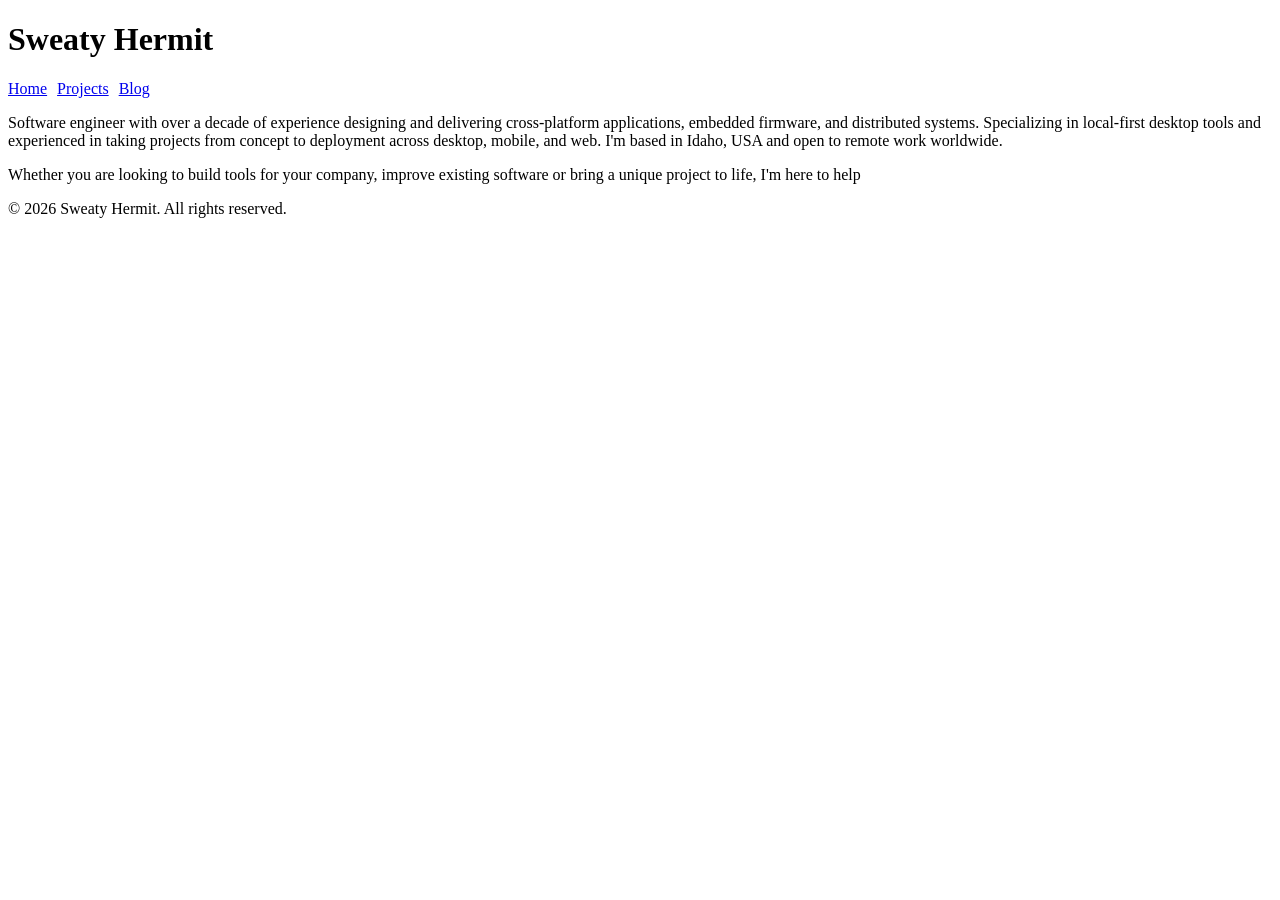
<file: index.html>
<!doctype html>
<html lang="en">
  <head>
    <meta charset="UTF-8" />
    <meta name="viewport" content="width=device-width, initial-scale=1.0" />
    <link rel="icon" type="image/x-icon" href="/assets/favicon.ico" />
    <title>Sweaty Hermit</title>
  </head>
  <body>
    <h1>Sweaty Hermit</h1>

    <nav id="menu"></nav>

    <p>
      Software engineer with over a decade of experience designing and
      delivering cross-platform applications, embedded firmware, and distributed
      systems. Specializing in local-first desktop tools and experienced in
      taking projects from concept to deployment across desktop, mobile, and
      web. I'm based in Idaho, USA and open to remote work worldwide.
    </p>

    <p>
      Whether you are looking to build tools for your company, improve existing
      software or bring a unique project to life, I'm here to help
    </p>

    <p>© 2026 Sweaty Hermit. All rights reserved.</p>

    <script src="js/home.js"></script>
  </body>
</html>
</file>
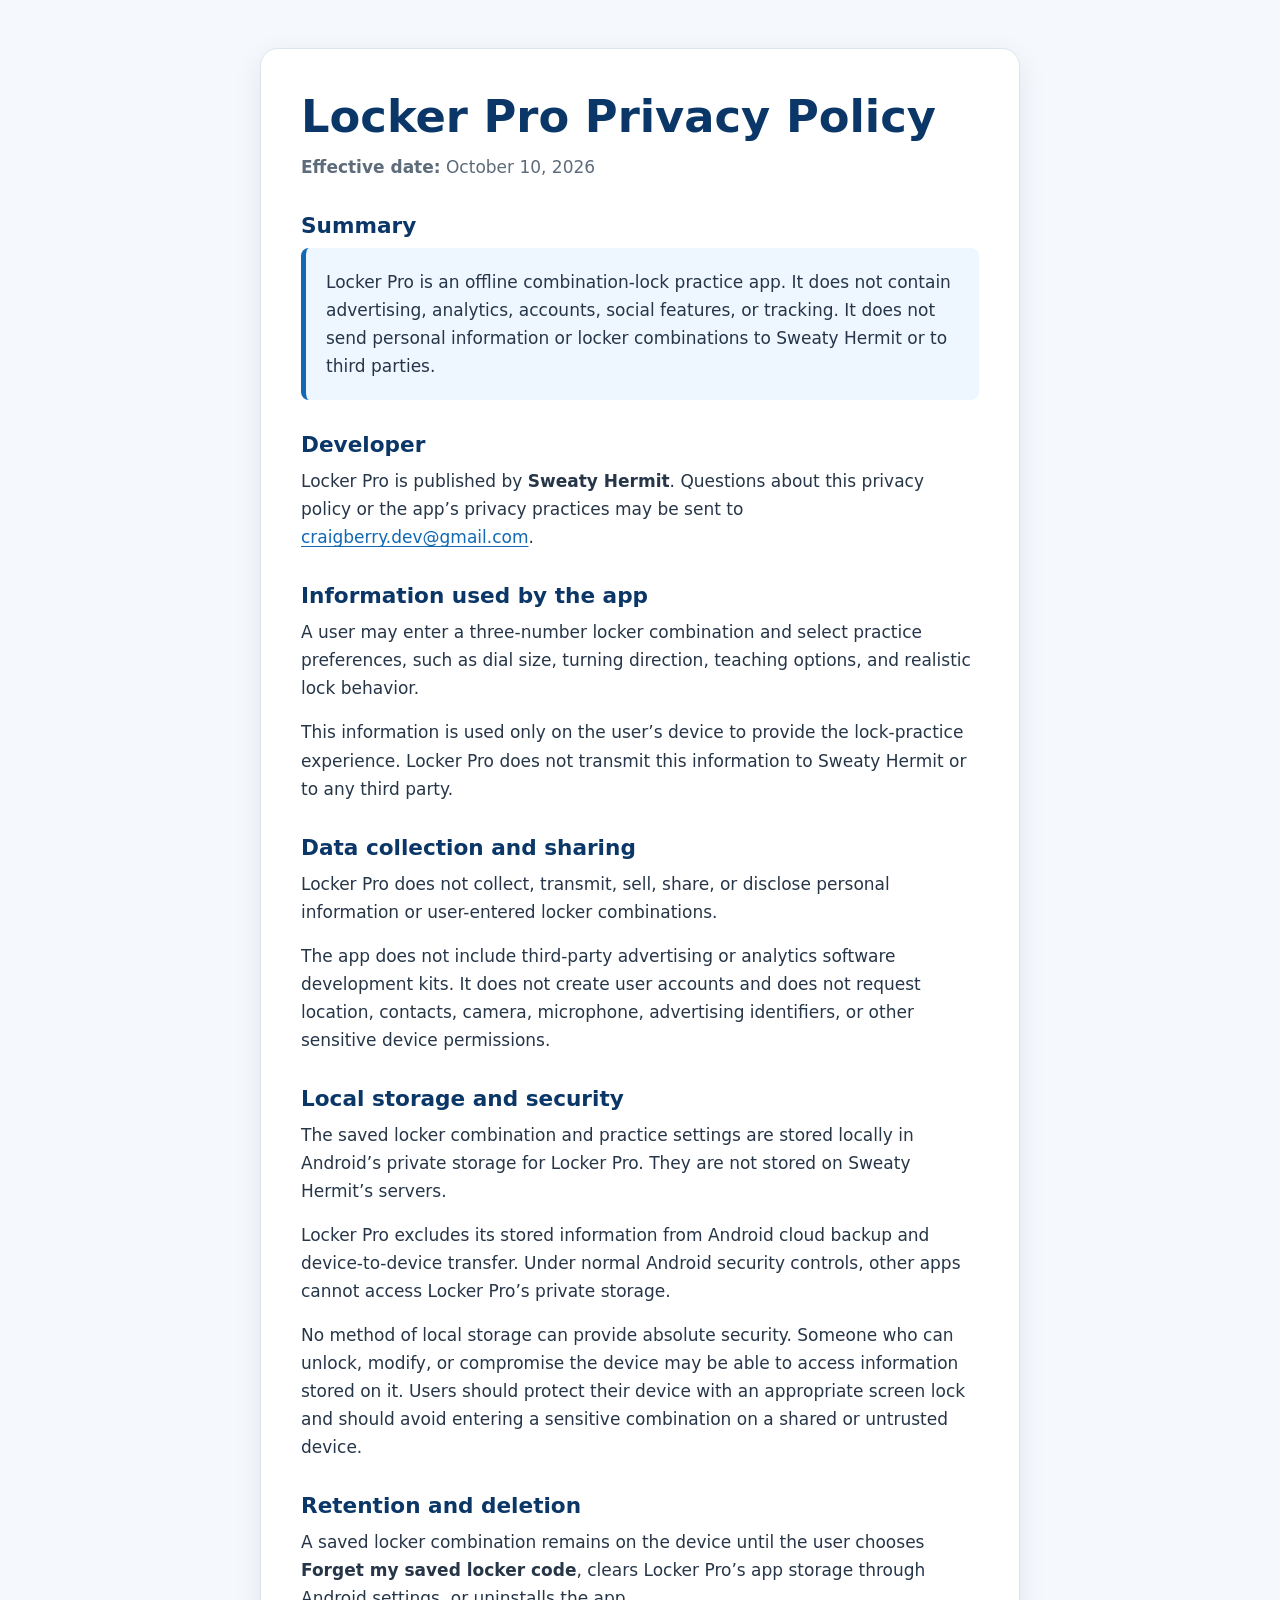
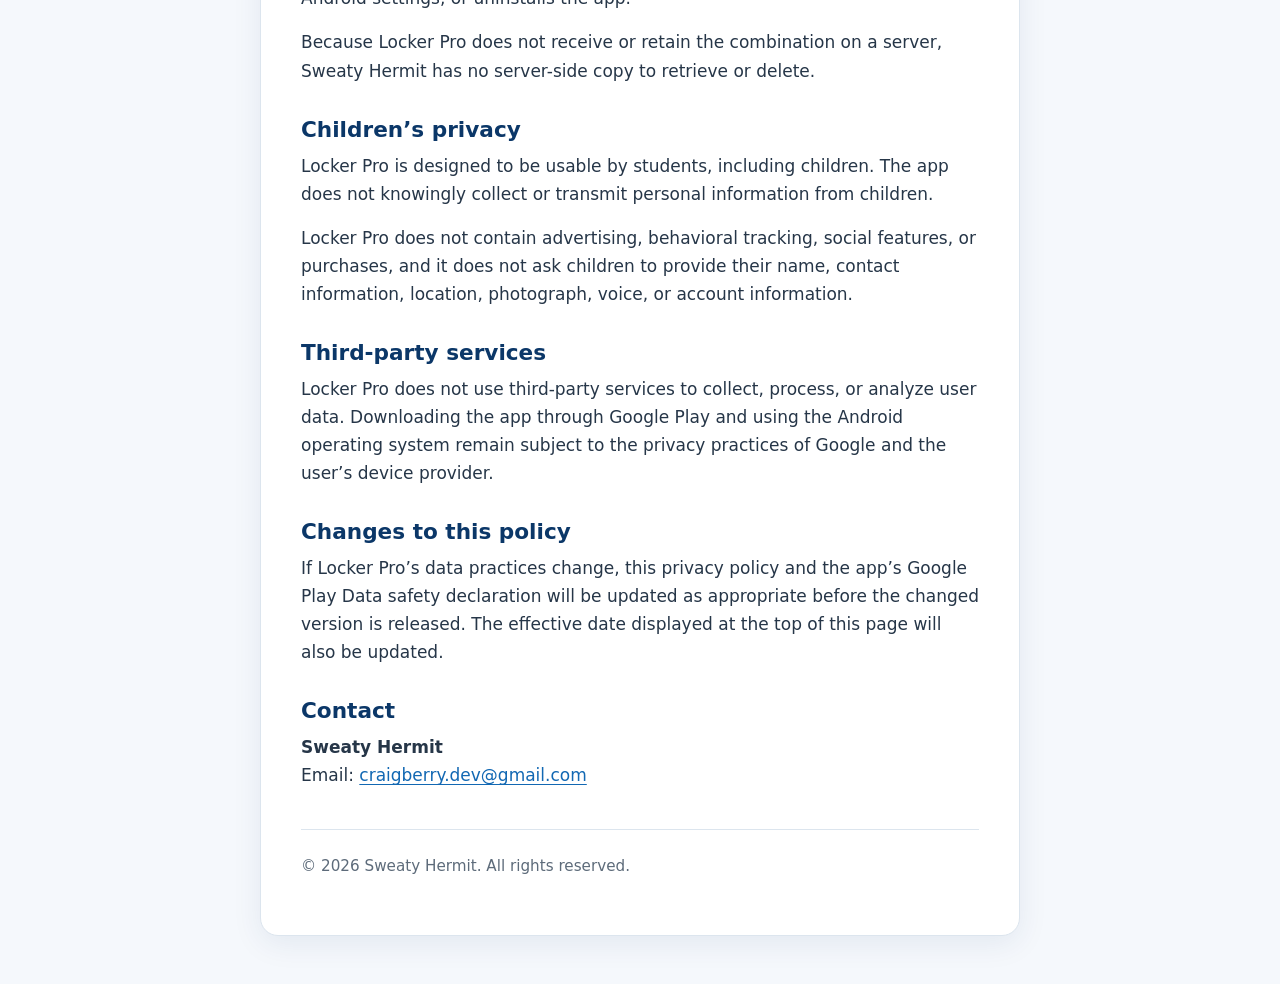
<file: privacy/locker-pro.html>
<!doctype html>
<html lang="en">

<head>
    <meta charset="utf-8">
    <meta name="viewport" content="width=device-width, initial-scale=1">
    <meta name="description" content="Privacy Policy for the Locker Pro Android application">
    <title>Locker Pro Privacy Policy</title>

    <style>
        :root {
            color-scheme: light;
            --background: #f5f8fc;
            --surface: #ffffff;
            --heading: #0b3768;
            --text: #263648;
            --muted: #5d6b7a;
            --accent: #1268b3;
            --border: #dce5ee;
        }

        * {
            box-sizing: border-box;
        }

        body {
            margin: 0;
            background: var(--background);
            color: var(--text);
            font-family:
                system-ui, -apple-system, BlinkMacSystemFont, "Segoe UI", sans-serif;
            font-size: 17px;
            line-height: 1.65;
        }

        main {
            width: min(760px, calc(100% - 32px));
            margin: 48px auto;
            padding: 40px;
            background: var(--surface);
            border: 1px solid var(--border);
            border-radius: 18px;
            box-shadow: 0 8px 30px rgba(11, 55, 104, 0.08);
        }

        h1,
        h2 {
            color: var(--heading);
            line-height: 1.25;
        }

        h1 {
            margin-top: 0;
            margin-bottom: 8px;
            font-size: clamp(2rem, 7vw, 2.8rem);
        }

        h2 {
            margin-top: 32px;
            margin-bottom: 8px;
            font-size: 1.35rem;
        }

        p {
            margin: 0 0 16px;
        }

        .effective-date {
            margin-bottom: 32px;
            color: var(--muted);
        }

        .summary {
            padding: 20px;
            background: #eef6ff;
            border-left: 5px solid var(--accent);
            border-radius: 8px;
        }

        a {
            color: var(--accent);
            text-underline-offset: 3px;
        }

        footer {
            margin-top: 40px;
            padding-top: 24px;
            border-top: 1px solid var(--border);
            color: var(--muted);
            font-size: 0.95rem;
        }

        @media (max-width: 600px) {
            main {
                width: 100%;
                margin: 0;
                padding: 28px 20px;
                border: 0;
                border-radius: 0;
                box-shadow: none;
            }
        }
    </style>
</head>

<body>
    <main>
        <header>
            <h1>Locker Pro Privacy Policy</h1>
            <p class="effective-date">
                <strong>Effective date:</strong>
                October 10, 2026
            </p>
        </header>

        <section aria-labelledby="summary-heading">
            <h2 id="summary-heading">Summary</h2>
            <p class="summary">
                Locker Pro is an offline combination-lock practice app. It does not
                contain advertising, analytics, accounts, social features, or tracking.
                It does not send personal information or locker combinations to Sweaty
                Hermit or to third parties.
            </p>
        </section>

        <section aria-labelledby="developer-heading">
            <h2 id="developer-heading">Developer</h2>
            <p>
                Locker Pro is published by <strong>Sweaty Hermit</strong>. Questions
                about this privacy policy or the app’s privacy practices may be sent to
                <a href="mailto:craigberry.dev@gmail.com">craigberry.dev@gmail.com</a>.
            </p>
        </section>

        <section aria-labelledby="information-heading">
            <h2 id="information-heading">Information used by the app</h2>
            <p>
                A user may enter a three-number locker combination and select practice
                preferences, such as dial size, turning direction, teaching options,
                and realistic lock behavior.
            </p>
            <p>
                This information is used only on the user’s device to provide the
                lock-practice experience. Locker Pro does not transmit this information
                to Sweaty Hermit or to any third party.
            </p>
        </section>

        <section aria-labelledby="collection-heading">
            <h2 id="collection-heading">Data collection and sharing</h2>
            <p>
                Locker Pro does not collect, transmit, sell, share, or disclose personal
                information or user-entered locker combinations.
            </p>
            <p>
                The app does not include third-party advertising or analytics software
                development kits. It does not create user accounts and does not request
                location, contacts, camera, microphone, advertising identifiers, or
                other sensitive device permissions.
            </p>
        </section>

        <section aria-labelledby="storage-heading">
            <h2 id="storage-heading">Local storage and security</h2>
            <p>
                The saved locker combination and practice settings are stored locally
                in Android’s private storage for Locker Pro. They are not stored on
                Sweaty Hermit’s servers.
            </p>
            <p>
                Locker Pro excludes its stored information from Android cloud backup
                and device-to-device transfer. Under normal Android security controls,
                other apps cannot access Locker Pro’s private storage.
            </p>
            <p>
                No method of local storage can provide absolute security. Someone who
                can unlock, modify, or compromise the device may be able to access
                information stored on it. Users should protect their device with an
                appropriate screen lock and should avoid entering a sensitive
                combination on a shared or untrusted device.
            </p>
        </section>

        <section aria-labelledby="retention-heading">
            <h2 id="retention-heading">Retention and deletion</h2>
            <p>
                A saved locker combination remains on the device until the user chooses
                <strong>Forget my saved locker code</strong>, clears Locker Pro’s app
                storage through Android settings, or uninstalls the app.
            </p>
            <p>
                Because Locker Pro does not receive or retain the combination on a
                server, Sweaty Hermit has no server-side copy to retrieve or delete.
            </p>
        </section>

        <section aria-labelledby="children-heading">
            <h2 id="children-heading">Children’s privacy</h2>
            <p>
                Locker Pro is designed to be usable by students, including children.
                The app does not knowingly collect or transmit personal information
                from children.
            </p>
            <p>
                Locker Pro does not contain advertising, behavioral tracking, social
                features, or purchases, and it does not ask children to provide their
                name, contact information, location, photograph, voice, or account
                information.
            </p>
        </section>

        <section aria-labelledby="services-heading">
            <h2 id="services-heading">Third-party services</h2>
            <p>
                Locker Pro does not use third-party services to collect, process, or
                analyze user data. Downloading the app through Google Play and using the
                Android operating system remain subject to the privacy practices of
                Google and the user’s device provider.
            </p>
        </section>

        <section aria-labelledby="changes-heading">
            <h2 id="changes-heading">Changes to this policy</h2>
            <p>
                If Locker Pro’s data practices change, this privacy policy and the
                app’s Google Play Data safety declaration will be updated as
                appropriate before the changed version is released. The effective date
                displayed at the top of this page will also be updated.
            </p>
        </section>

        <section aria-labelledby="contact-heading">
            <h2 id="contact-heading">Contact</h2>
            <p>
                <strong>Sweaty Hermit</strong><br>
                Email:
                <a href="mailto:craigberry.dev@gmail.com">craigberry.dev@gmail.com</a>
            </p>
        </section>

        <footer>
            <p>&copy; 2026 Sweaty Hermit. All rights reserved.</p>
        </footer>
    </main>
</body>

</html>
</file>
